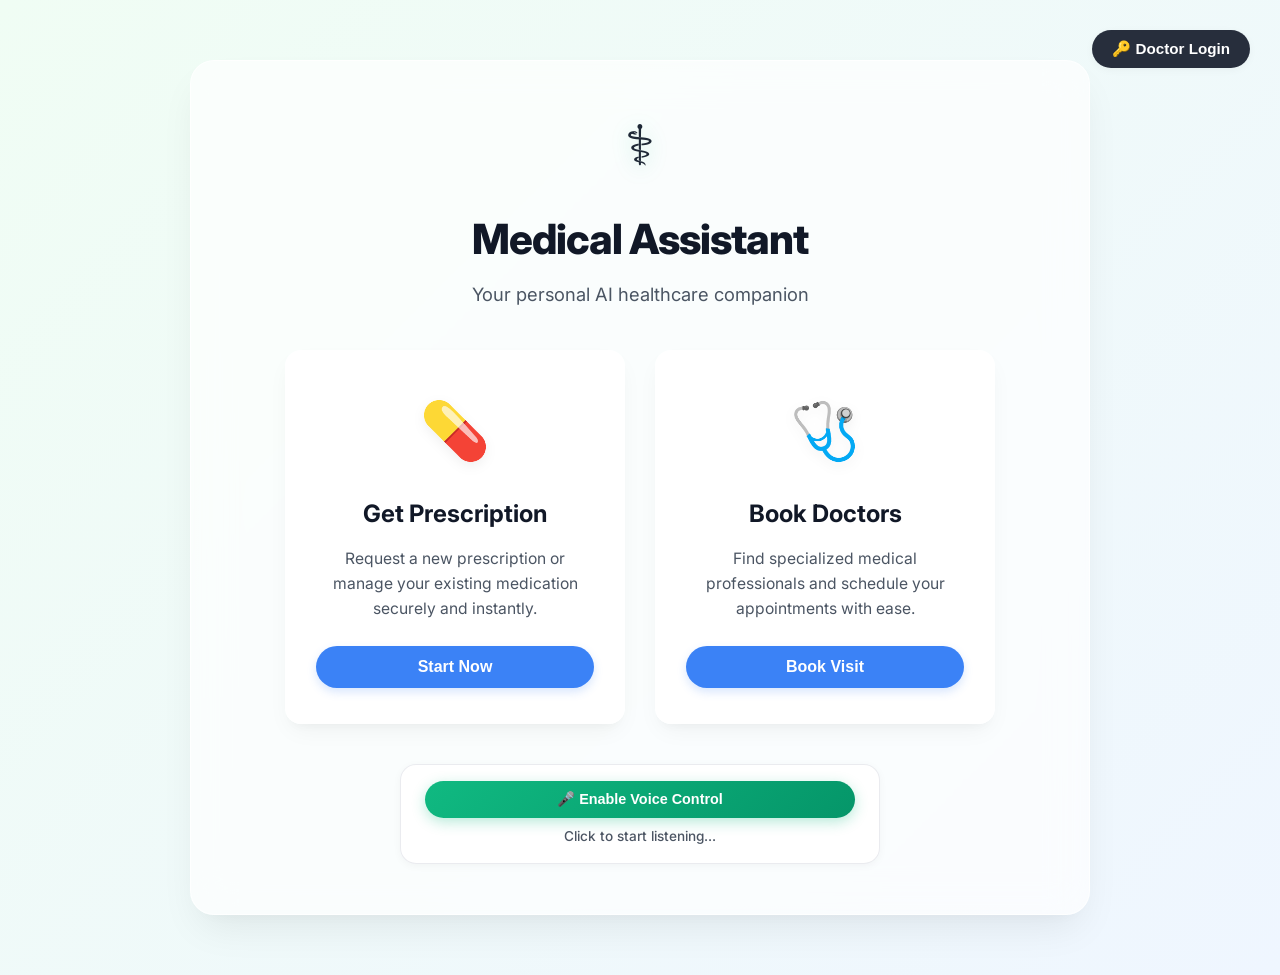
<file: frontend/index.html>
<!DOCTYPE html>
<html lang="en">

<head>
    <meta charset="UTF-8">
    <meta name="viewport" content="width=device-width, initial-scale=1.0">
    <title>Medical Assistant</title>
    <link href="https://fonts.googleapis.com/css2?family=Inter:wght@300;400;500;600;700&display=swap" rel="stylesheet">
    <link rel="stylesheet" href="style.css">
</head>

<body>
    <button class="login-btn" onclick="window.location.href='doctor_login.html'">🔑 Doctor Login</button>
    <div class="app-container">
        <header class="app-header">
            <div class="logo">⚕️</div>
            <h1>Medical Assistant</h1>
            <p class="subtitle">Your personal AI healthcare companion</p>

        </header>

        <main class="action-grid">
            <div class="card" onclick="window.location.href='chatbot.html'">
                <div class="card-icon prescription-icon">💊</div>
                <h2>Get Prescription</h2>
                <p>Request a new prescription or manage your existing medication securely and instantly.</p>
                <button class="primary-btn">Start Now</button>
            </div>

            <div class="card" onclick="window.location.href='doctor.html'">
                <div class="card-icon doctor-icon">🩺</div>
                <h2>Book Doctors</h2>
                <p>Find specialized medical professionals and schedule your appointments with ease.</p>
                <button class="primary-btn">Book Visit</button>
            </div>
        </main>

        <!-- Voice Control Section at the Page End -->
        <div class="voice-controls">
            <button id="voice-btn" class="voice-btn">🎤 Enable Voice Control</button>
            <p id="voice-status" class="voice-status">Click to start listening...</p>
        </div>
    </div>

    <script src="script.js"></script>
</body>

</html>
</file>
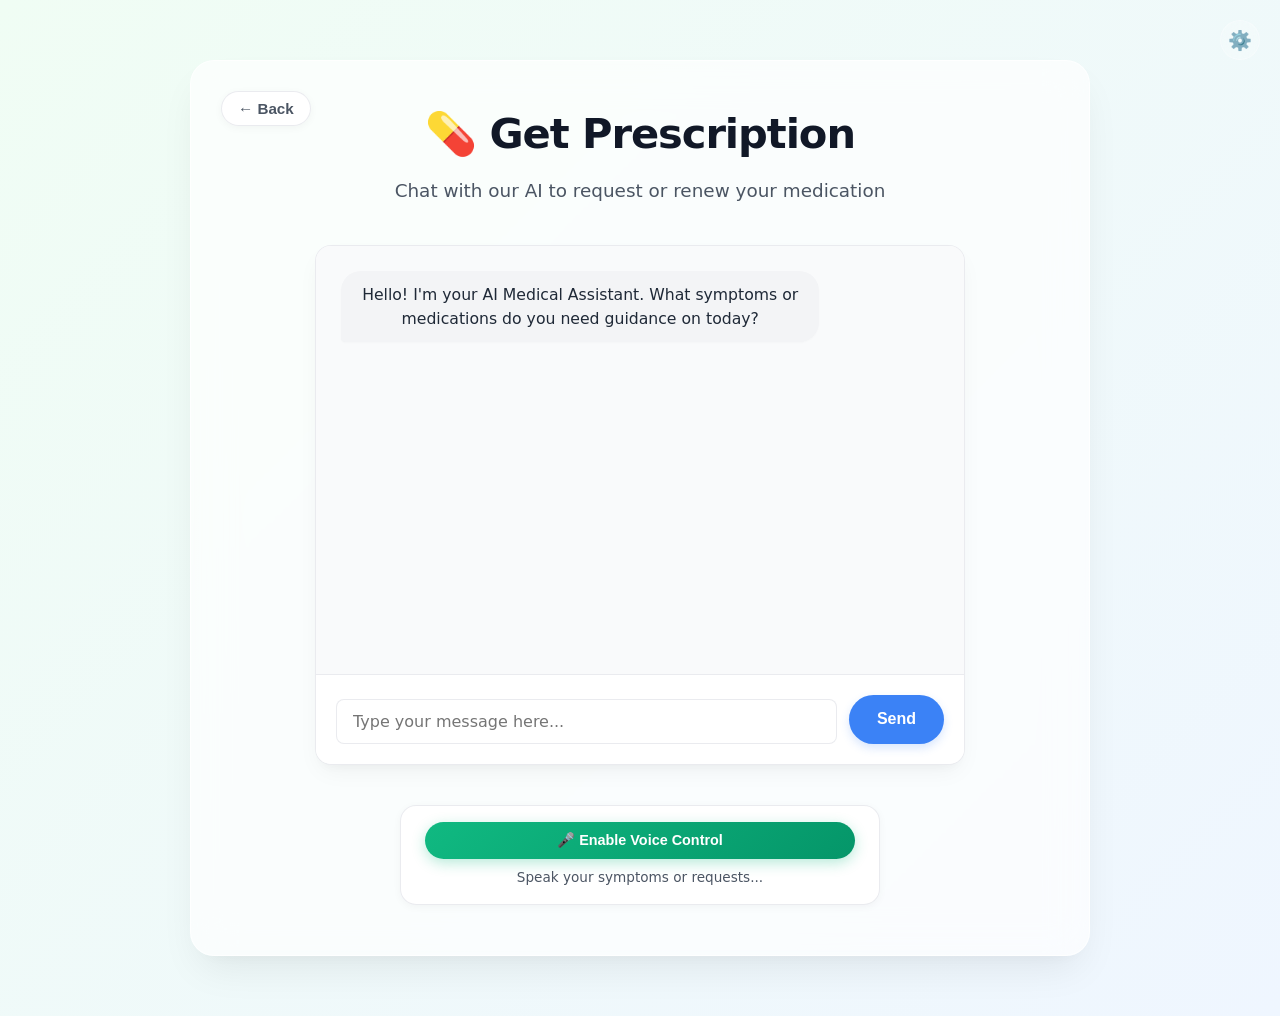
<file: frontend/chatbot.html>
<!DOCTYPE html>
<html lang="en">

<head>
    <meta charset="UTF-8">
    <meta name="viewport" content="width=device-width, initial-scale=1.0">
    <title>Prescription Assistant</title>
    <link rel="stylesheet" href="style.css">
    <style>
        /* Sleek Gear Icon & Modal Styling */
        .settings-btn {
            position: absolute;
            top: 20px;
            right: 20px;
            background: rgba(255, 255, 255, 0.2);
            border: 1px solid rgba(255, 255, 255, 0.3);
            border-radius: 50%;
            width: 40px;
            height: 40px;
            font-size: 1.2rem;
            cursor: pointer;
            display: flex;
            align-items: center;
            justify-content: center;
            transition: all 0.3s ease;
            backdrop-filter: blur(10px);
            color: white;
            z-index: 10;
        }

        .settings-btn:hover {
            transform: rotate(45deg);
            background: rgba(255, 255, 255, 0.3);
        }

        .modal {
            display: none;
            position: fixed;
            top: 0;
            left: 0;
            width: 100%;
            height: 100%;
            background: rgba(0, 0, 0, 0.5);
            backdrop-filter: blur(5px);
            z-index: 1000;
            align-items: center;
            justify-content: center;
        }

        .modal-content {
            background: white;
            padding: 30px;
            border-radius: 12px;
            width: 90%;
            max-width: 450px;
            box-shadow: 0 10px 25px rgba(0, 0, 0, 0.2);
            text-align: left;
        }

        .close-modal {
            float: right;
            font-size: 1.5rem;
            cursor: pointer;
            color: #888;
        }

        .close-modal:hover {
            color: #333;
        }
    </style>
</head>

<body>
    <button class="settings-btn" onclick="openModal()" title="AI Config Settings">⚙️</button>
    
    <div class="app-container">
        <header class="app-header">
            <button class="back-btn" onclick="window.location.href='index.html'">← Back</button>
            <h1>💊 Get Prescription</h1>
            <p class="subtitle">Chat with our AI to request or renew your medication</p>
        </header>

        <div class="chat-container">
            <div class="chat-box" id="chat-box">
                <div class="message ai-message">
                    Hello! I'm your AI Medical Assistant. What symptoms or medications do you need guidance on today?
                </div>
            </div>
            <div class="chat-input-area">
                <input type="text" id="chat-input" placeholder="Type your message here..." class="chat-input">
                <button class="primary-btn send-btn" onclick="sendMessage()">Send</button>
            </div>
        </div>

        <!-- Voice Control Section at the Page End -->
        <div class="voice-controls">
            <button id="voice-btn" class="voice-btn">🎤 Enable Voice Control</button>
            <p id="voice-status" class="voice-status">Speak your symptoms or requests...</p>
        </div>
    </div>

    <!-- Sleek Settings Modal -->
    <div id="settings-modal" class="modal">
        <div class="modal-content">
            <span class="close-modal" onclick="closeModal()">&times;</span>
            <h2 style="margin-top: 0; color: #333;">🤖 AI Serverless Config</h2>
            <p style="font-size: 0.9em; color: #666; margin-bottom: 20px;">
                If your local Python server is offline, you can paste your <strong>Groq API Key</strong> here to run the chatbot 100% serverless directly in your browser!
            </p>
            <div style="margin-bottom: 20px;">
                <label style="font-weight: bold; font-size: 0.95em;">Groq API Key:</label>
                <input type="password" id="groq-key-input" style="width: 100%; padding: 10px; margin-top: 8px; border: 1px solid #ccc; border-radius: 4px; box-sizing: border-box;" placeholder="gsk_...">
            </div>
            <div style="display: flex; gap: 10px; justify-content: flex-end;">
                <button class="primary-btn" onclick="saveConfig()" style="padding: 10px 20px; font-size: 0.95em;">Save Settings</button>
            </div>
        </div>
    </div>

    <script src="script.js?v=1.4"></script>
    <script>
        // Load saved key on page load
        document.addEventListener('DOMContentLoaded', () => {
            const savedKey = localStorage.getItem('groq_api_key');
            if (savedKey) {
                document.getElementById('groq-key-input').value = savedKey;
            }
        });

        function openModal() {
            document.getElementById('settings-modal').style.display = 'flex';
        }

        function closeModal() {
            document.getElementById('settings-modal').style.display = 'none';
        }

        function saveConfig() {
            const key = document.getElementById('groq-key-input').value.trim();
            localStorage.setItem('groq_api_key', key);
            alert("Settings saved successfully! Chatbot will now run in serverless mode if your local backend is offline.");
            closeModal();
        }

        function sendMessage() {
            const input = document.getElementById('chat-input');
            const chatBox = document.getElementById('chat-box');
            if (input.value.trim() === '') return;

            // User message
            const userMsg = document.createElement('div');
            userMsg.className = 'message user-message';
            userMsg.innerText = input.value;
            chatBox.appendChild(userMsg);

            const userText = input.value;
            input.value = '';
            chatBox.scrollTop = chatBox.scrollHeight;

            // Add thinking indicator
            const aiMsg = document.createElement('div');
            aiMsg.className = 'message ai-message loading-msg';
            aiMsg.innerText = 'AI is thinking...';
            chatBox.appendChild(aiMsg);
            chatBox.scrollTop = chatBox.scrollHeight;

            // Step 1: Try local Python Flask backend
            fetch('http://127.0.0.1:5000/ai-medical', {
                method: 'POST',
                headers: {
                    'Content-Type': 'application/json'
                },
                body: JSON.stringify({ query: userText })
            })
                .then(res => {
                    if (!res.ok) throw new Error("Flask server error");
                    return res.json();
                })
                .then(data => {
                    renderAIResponse(aiMsg, data.response);
                })
                .catch(err => {
                    console.warn("Local Flask backend is offline, attempting serverless fallback...");

                    // Step 2: Fall back to direct Groq API fetch if local backend is offline
                    const apiKey = localStorage.getItem('groq_api_key');
                    if (apiKey) {
                        callGroqDirectly(aiMsg, userText, apiKey);
                    } else {
                        aiMsg.classList.remove('loading-msg');
                        aiMsg.innerHTML = `
                        <div style="color: #d9534f; font-weight: bold; margin-bottom: 10px;">❌ AI Connection Failed</div>
                        Your local Python Flask backend is currently offline.<br><br>
                        <strong>How to solve this:</strong><br>
                        1. Open your terminal, stop the current command (Ctrl+C), and run <code>python run.py</code> again to boot the backend.<br>
                        2. <strong>OR (Serverless Option):</strong> Click the ⚙️ gear icon at the top-right of your screen and paste your <strong>Groq API Key</strong> to chat serverless directly in your browser!
                    `;
                        chatBox.scrollTop = chatBox.scrollHeight;
                    }
                });
        }

        // Direct fetch query to Groq Cloud API (fully serverless)
        function callGroqDirectly(aiElement, query, apiKey) {
            const prompt = `
            You are an AI healthcare assistant.
            start a sentence in new line for each point.

            Your job is to provide:
            - basic wellness guidance
            - simple home remedies
            - healthy precautions

            Rules:
            - Never diagnose diseases
            - Never prescribe medicines
            - Never create panic
            - Always recommend consulting a doctor for severe symptoms

            Response Format:

            Possible Cause:
            <short explanation>

            Home Remedies:
            - remedy 1
            - remedy 2
            - remedy 3

            Precautions:
            - precaution 1
            - precaution 2

            Doctor Advice:
            <when to consult a doctor>

            User Query:
            ${query}
            `;

            fetch('https://api.groq.com/openai/v1/chat/completions', {
                method: 'POST',
                headers: {
                    'Authorization': `Bearer ${apiKey}`,
                    'Content-Type': 'application/json'
                },
                body: JSON.stringify({
                    model: 'llama-3.3-70b-versatile',
                    messages: [
                        { role: 'user', content: prompt }
                    ],
                    temperature: 0.5
                })
            })
                .then(res => {
                    if (!res.ok) throw new Error("Invalid API key or Groq error");
                    return res.json();
                })
                .then(data => {
                    const response = data.choices[0].message.content;
                    renderAIResponse(aiElement, response);
                })
                .catch(err => {
                    console.error("Direct Groq API failure:", err);
                    aiElement.classList.remove('loading-msg');
                    aiElement.innerHTML = `
                    <div style="color: #d9534f; font-weight: bold; margin-bottom: 5px;">❌ Direct AI Query Failed</div>
                    Please click the ⚙️ gear settings icon and verify that your Groq API Key is entered correctly.
                `;
                    document.getElementById('chat-box').scrollTop = document.getElementById('chat-box').scrollHeight;
                });
        }

        function renderAIResponse(aiElement, text) {
            aiElement.classList.remove('loading-msg');
            // Format newlines as HTML breaks
            aiElement.innerHTML = text.replace(/\n/g, '<br>');
            document.getElementById('chat-box').scrollTop = document.getElementById('chat-box').scrollHeight;
        }
    </script>
</body>

</html>
</file>
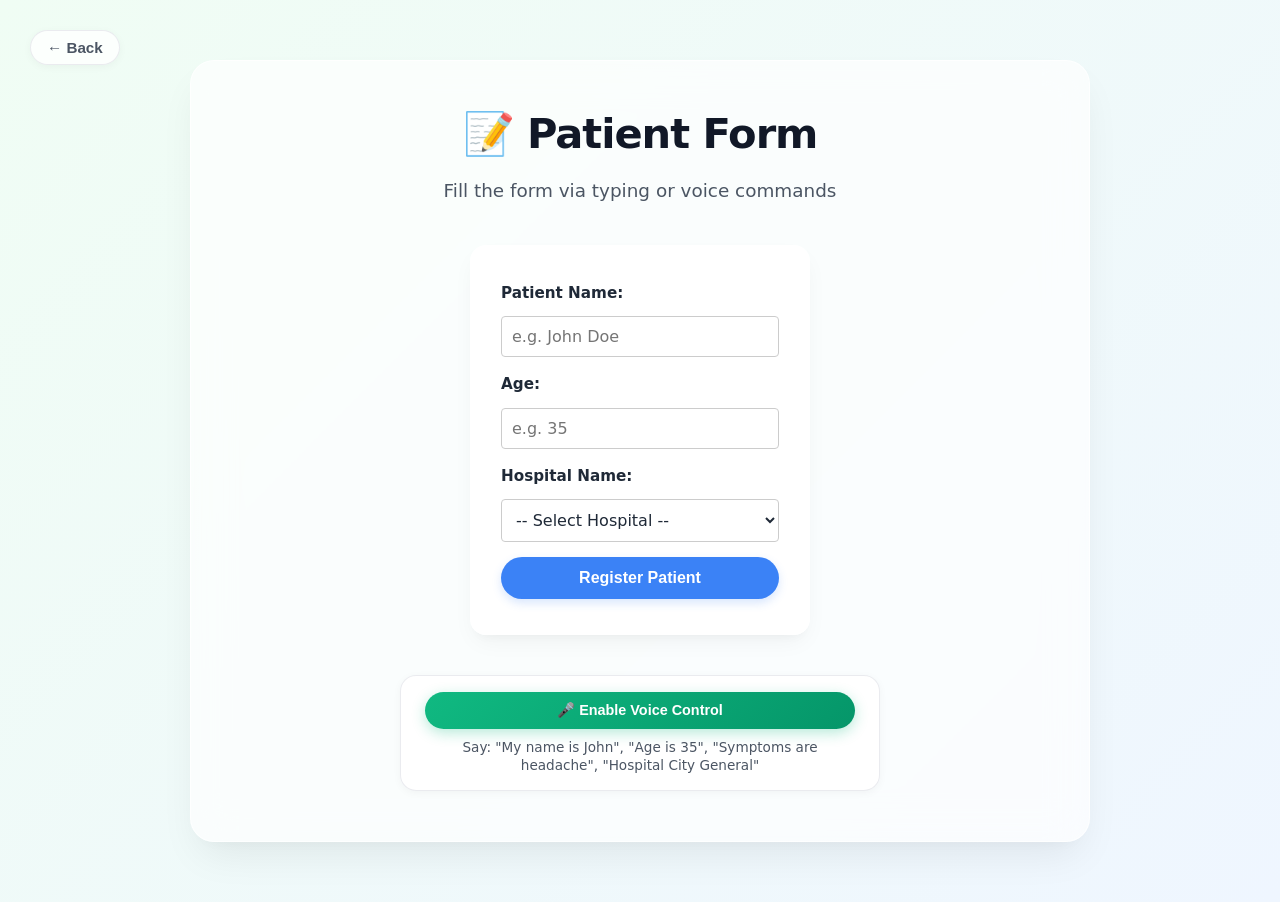
<file: frontend/patient_form.html>
<!DOCTYPE html>
<html lang="en">

<head>
    <meta charset="UTF-8">
    <meta name="viewport" content="width=device-width, initial-scale=1.0">
    <title>Patient Registration Form</title>
    <link rel="stylesheet" href="style.css">
</head>

<body>
    <button class="back-btn" onclick="window.location.href='index.html'">← Back</button>
    <div class="app-container">
        <header class="app-header">
            <h1>📝 Patient Form</h1>
            <p class="subtitle">Fill the form via typing or voice commands</p>
        </header>

        <div class="card" style="max-width: 500px; margin: 0 auto; text-align: left;">
            <form id="patient-form">
                <div style="margin-bottom: 15px;">
                    <label>Patient Name:</label>
                    <input type="text" id="patient-name-field"
                        style="width: 100%; padding: 10px; margin-top: 5px; border: 1px solid #ccc; border-radius: 4px;"
                        placeholder="e.g. John Doe">
                </div>
                <div style="margin-bottom: 15px;">
                    <label>Age:</label>
                    <input type="number" id="patient-age-field"
                        style="width: 100%; padding: 10px; margin-top: 5px; border: 1px solid #ccc; border-radius: 4px;"
                        placeholder="e.g. 35">
                </div>

                <div style="margin-bottom: 15px;">
                    <label>Hospital Name:</label>
                    <select id="patient-hospital-field"
                        style="width: 100%; padding: 10px; margin-top: 5px; border: 1px solid #ccc; border-radius: 4px;">
                        <option value="">-- Select Hospital --</option>
                        <option value="City General Hospital">City General Hospital</option>
                        <option value="Metro Medical Center">Metro Medical Center</option>
                        <option value="Westside Clinic">Westside Clinic</option>
                        <option value="Children's Health Center">Children's Health Center</option>
                    </select>
                </div>
                <button type="button" class="primary-btn"
                    onclick="alert('Patient form submitted successfully!')">Register Patient</button>
            </form>
        </div>

        <!-- Voice Control Section at the Page End -->
        <div class="voice-controls">
            <button id="voice-btn" class="voice-btn">🎤 Enable Voice Control</button>
            <p id="voice-status" class="voice-status">Say: "My name is John", "Age is 35", "Symptoms are headache",
                "Hospital City General"</p>
        </div>
    </div>
    <script src="script.js"></script>
</body>

</html>
</file>
<file: frontend/style.css>
/* style.css - Premium Medical Assistant Design System */
:root {
    --primary-color: #10b981; /* Emerald/Mint medical accent */
    --primary-hover: #059669;
    --primary-light: #ecfdf5;
    --secondary-color: #3b82f6; /* Trust blue */
    --secondary-hover: #2563eb;
    --danger-color: #ef4444;
    --danger-hover: #dc2626;
    --bg-gradient: linear-gradient(135deg, #f0fdf4 0%, #eff6ff 100%); /* Fresh, clinical mint-to-blue gradient */
    --card-bg: rgba(255, 255, 255, 0.9);
    --border-color: rgba(229, 231, 235, 0.8);
    --text-primary: #1f2937;
    --text-secondary: #4b5563;
    --text-muted: #9ca3af;
    --shadow-sm: 0 2px 8px rgba(0, 0, 0, 0.04);
    --shadow-md: 0 10px 25px -5px rgba(0, 0, 0, 0.05), 0 8px 10px -6px rgba(0, 0, 0, 0.03);
    --shadow-lg: 0 20px 40px -10px rgba(0, 0, 0, 0.08), 0 10px 20px -10px rgba(0, 0, 0, 0.04);
    --font-sans: 'Inter', system-ui, -apple-system, BlinkMacSystemFont, "Segoe UI", Roboto, sans-serif;
    --radius-sm: 8px;
    --radius-md: 16px;
    --radius-lg: 24px;
}

* {
    box-sizing: border-box;
    margin: 0;
    padding: 0;
}

body {
    font-family: var(--font-sans);
    background: var(--bg-gradient);
    color: var(--text-primary);
    min-height: 100vh;
    display: flex;
    justify-content: center;
    align-items: flex-start;
    line-height: 1.6;
}

.app-container {
    width: 100%;
    max-width: 900px;
    margin: 60px 20px;
    padding: 40px;
    background: rgba(255, 255, 255, 0.65);
    border: 1px solid rgba(255, 255, 255, 0.7);
    border-radius: var(--radius-lg);
    box-shadow: var(--shadow-lg);
    backdrop-filter: blur(20px);
    -webkit-backdrop-filter: blur(20px);
    text-align: center;
}

.app-header {
    margin-bottom: 40px;
}

.logo {
    font-size: 3.5rem;
    margin-bottom: 15px;
    display: inline-block;
    filter: drop-shadow(0 4px 10px rgba(16, 185, 129, 0.2));
    animation: float 4s ease-in-out infinite;
}

@keyframes float {
    0%, 100% { transform: translateY(0); }
    50% { transform: translateY(-8px); }
}

.app-header h1 {
    font-size: 2.6rem;
    font-weight: 800;
    color: #111827;
    letter-spacing: -0.025em;
    margin-bottom: 8px;
}

.subtitle {
    font-size: 1.15rem;
    color: var(--text-secondary);
    font-weight: 400;
}

/* --- Gorgeous Static End-of-Page Voice Widget --- */
.voice-controls {
    margin: 40px auto 10px auto;
    max-width: 480px;
    background: rgba(255, 255, 255, 0.95);
    border: 1px solid var(--border-color);
    border-radius: var(--radius-md);
    padding: 16px 24px;
    box-shadow: var(--shadow-sm);
    transition: all 0.3s cubic-bezier(0.4, 0, 0.2, 1);
    display: flex;
    flex-direction: column;
    align-items: center;
}

.voice-controls:hover {
    box-shadow: var(--shadow-md);
    border-color: rgba(16, 185, 129, 0.3);
}

.voice-btn {
    background: linear-gradient(135deg, #10b981 0%, #059669 100%);
    color: white;
    border: none;
    padding: 10px 22px;
    font-size: 0.9rem;
    font-weight: 600;
    border-radius: 50px;
    cursor: pointer;
    box-shadow: 0 4px 14px rgba(16, 185, 129, 0.3);
    transition: all 0.3s cubic-bezier(0.175, 0.885, 0.32, 1.275);
    display: inline-flex;
    align-items: center;
    gap: 8px;
    width: 100%;
    justify-content: center;
}

.voice-btn:hover {
    transform: scale(1.02);
    box-shadow: 0 6px 20px rgba(16, 185, 129, 0.4);
}

.voice-btn:active {
    transform: scale(0.98);
}

.voice-btn.listening {
    background: linear-gradient(135deg, var(--danger-color) 0%, var(--danger-hover) 100%);
    box-shadow: 0 0 0 0 rgba(239, 68, 68, 0.7);
    animation: voice-pulse 1.8s infinite;
}

.voice-status {
    margin-top: 10px;
    font-size: 0.85rem;
    color: var(--text-secondary);
    font-weight: 500;
    min-height: 1.4em;
    text-align: center;
    line-height: 1.3;
}

.voice-btn.listening + .voice-status {
    color: var(--danger-color);
    font-weight: 600;
}

@keyframes voice-pulse {
    0% {
        transform: scale(1);
        box-shadow: 0 0 0 0 rgba(239, 68, 68, 0.7);
    }
    70% {
        transform: scale(1.03);
        box-shadow: 0 0 0 12px rgba(239, 68, 68, 0);
    }
    100% {
        transform: scale(1);
        box-shadow: 0 0 0 0 rgba(239, 68, 68, 0);
    }
}

/* --- Action Grid & Cards --- */
.action-grid {
    display: flex;
    justify-content: center;
    gap: 30px;
    flex-wrap: wrap;
    margin-top: 40px;
}

.card {
    background: var(--card-bg);
    border: 1px solid rgba(255, 255, 255, 0.8);
    border-radius: var(--radius-md);
    padding: 35px 30px;
    width: 340px;
    box-shadow: var(--shadow-md);
    transition: all 0.4s cubic-bezier(0.165, 0.84, 0.44, 1);
    text-align: center;
    position: relative;
    overflow: hidden;
}

.card::before {
    content: '';
    position: absolute;
    top: 0;
    left: 0;
    width: 100%;
    height: 4px;
    background: transparent;
    transition: background-color 0.3s;
}

.card:hover {
    transform: translateY(-8px);
    box-shadow: var(--shadow-lg);
    border-color: rgba(16, 185, 129, 0.2);
}

.card:hover::before {
    background: linear-gradient(90deg, #10b981, #3b82f6);
}

.card-icon {
    font-size: 3.5rem;
    margin-bottom: 20px;
    display: inline-block;
    filter: drop-shadow(0 4px 6px rgba(0,0,0,0.06));
}

.card h2 {
    font-size: 1.5rem;
    font-weight: 700;
    margin-bottom: 12px;
    color: #111827;
}

.card p {
    font-size: 0.98rem;
    color: var(--text-secondary);
    margin-bottom: 25px;
    line-height: 1.6;
}

/* --- Buttons --- */
.primary-btn {
    background: var(--secondary-color);
    color: white;
    border: none;
    border-radius: 50px;
    padding: 12px 24px;
    font-size: 1rem;
    font-weight: 600;
    cursor: pointer;
    width: 100%;
    box-shadow: 0 4px 10px rgba(59, 130, 246, 0.2);
    transition: all 0.3s ease;
}

.primary-btn:hover {
    background: var(--secondary-hover);
    box-shadow: 0 6px 15px rgba(59, 130, 246, 0.3);
    transform: translateY(-1px);
}

.primary-btn:active {
    transform: translateY(1px);
}

.back-btn {
    background: rgba(255, 255, 255, 0.8);
    border: 1px solid var(--border-color);
    color: var(--text-secondary);
    font-size: 0.95rem;
    font-weight: 600;
    padding: 8px 16px;
    border-radius: 50px;
    cursor: pointer;
    position: fixed;
    left: 30px;
    top: 30px;
    z-index: 1000;
    box-shadow: var(--shadow-sm);
    transition: all 0.3s ease;
    backdrop-filter: blur(10px);
}

.back-btn:hover {
    background: white;
    color: var(--primary-color);
    border-color: var(--primary-color);
    transform: translateX(-2px);
    box-shadow: var(--shadow-md);
}

.login-btn {
    background: rgba(17, 24, 39, 0.9);
    color: white;
    border: none;
    padding: 10px 20px;
    font-size: 0.95rem;
    font-weight: 600;
    cursor: pointer;
    position: fixed;
    right: 30px;
    top: 30px;
    z-index: 1000;
    border-radius: 50px;
    box-shadow: var(--shadow-sm);
    transition: all 0.3s ease;
    backdrop-filter: blur(10px);
}

.login-btn:hover {
    background: #111827;
    transform: translateY(-2px);
    box-shadow: var(--shadow-md);
}

/* --- Form Elements --- */
label {
    display: block;
    font-weight: 600;
    margin-bottom: 6px;
    color: var(--text-primary);
    font-size: 0.95rem;
}

input[type="text"], input[type="number"], input[type="password"], select {
    width: 100%;
    padding: 12px 16px;
    margin-top: 4px;
    border: 1px solid var(--border-color);
    border-radius: var(--radius-sm);
    background-color: white;
    font-family: var(--font-sans);
    font-size: 1rem;
    color: var(--text-primary);
    transition: all 0.3s ease;
}

input[type="text"]:focus, input[type="number"]:focus, input[type="password"]:focus, select:focus {
    outline: none;
    border-color: var(--primary-color);
    box-shadow: 0 0 0 4px var(--primary-light);
}

/* --- Doctor Booking & Cards --- */
.doctor-list {
    display: flex;
    flex-direction: column;
    gap: 20px;
    align-items: center;
}

.doctor-card {
    text-align: left;
    width: 100%;
    max-width: 500px;
    background: white;
    border: 1px solid var(--border-color);
    border-radius: var(--radius-md);
    padding: 24px;
    box-shadow: var(--shadow-sm);
    transition: all 0.3s ease;
}

.doctor-card:hover {
    transform: translateY(-4px);
    box-shadow: var(--shadow-md);
    border-color: rgba(59, 130, 246, 0.2);
}

.doctor-card h2 {
    font-size: 1.25rem;
    color: #111827;
    margin-bottom: 6px;
}

.doctor-card p {
    font-size: 0.95rem;
    color: var(--text-secondary);
    margin-bottom: 12px;
}

/* --- Interactive Chatbot --- */
.chat-container {
    max-width: 650px;
    margin: 30px auto;
    background: white;
    border: 1px solid var(--border-color);
    border-radius: var(--radius-md);
    box-shadow: var(--shadow-md);
    overflow: hidden;
    display: flex;
    flex-direction: column;
    height: 520px;
}

.chat-box {
    flex: 1;
    padding: 25px;
    overflow-y: auto;
    display: flex;
    flex-direction: column;
    gap: 18px;
    background-color: #f9fafb;
}

.message {
    padding: 12px 18px;
    border-radius: 20px;
    max-width: 80%;
    line-height: 1.5;
    font-size: 0.98rem;
    word-wrap: break-word;
}

.ai-message {
    background-color: #f3f4f6;
    color: var(--text-primary);
    align-self: flex-start;
    border-bottom-left-radius: 4px;
    box-shadow: 0 1px 2px rgba(0,0,0,0.02);
}

.user-message {
    background: linear-gradient(135deg, var(--secondary-color) 0%, var(--secondary-hover) 100%);
    color: white;
    align-self: flex-end;
    border-bottom-right-radius: 4px;
    box-shadow: 0 4px 10px rgba(59, 130, 246, 0.15);
}

.loading-msg {
    color: var(--text-muted);
    font-style: italic;
    animation: pulse-opacity 1.5s infinite ease-in-out;
}

@keyframes pulse-opacity {
    0%, 100% { opacity: 0.6; }
    50% { opacity: 1; }
}

.chat-input-area {
    display: flex;
    padding: 20px;
    border-top: 1px solid var(--border-color);
    background: white;
    gap: 12px;
}

.chat-input {
    flex: 1;
    padding: 14px 18px;
    border: 1px solid var(--border-color);
    border-radius: 50px;
    font-size: 1rem;
    font-family: var(--font-sans);
    transition: all 0.3s ease;
}

.chat-input:focus {
    outline: none;
    border-color: var(--secondary-color);
    box-shadow: 0 0 0 4px rgba(59, 130, 246, 0.15);
}

.send-btn {
    width: auto;
    border-radius: 50px;
    padding: 0 28px;
}
</file>
